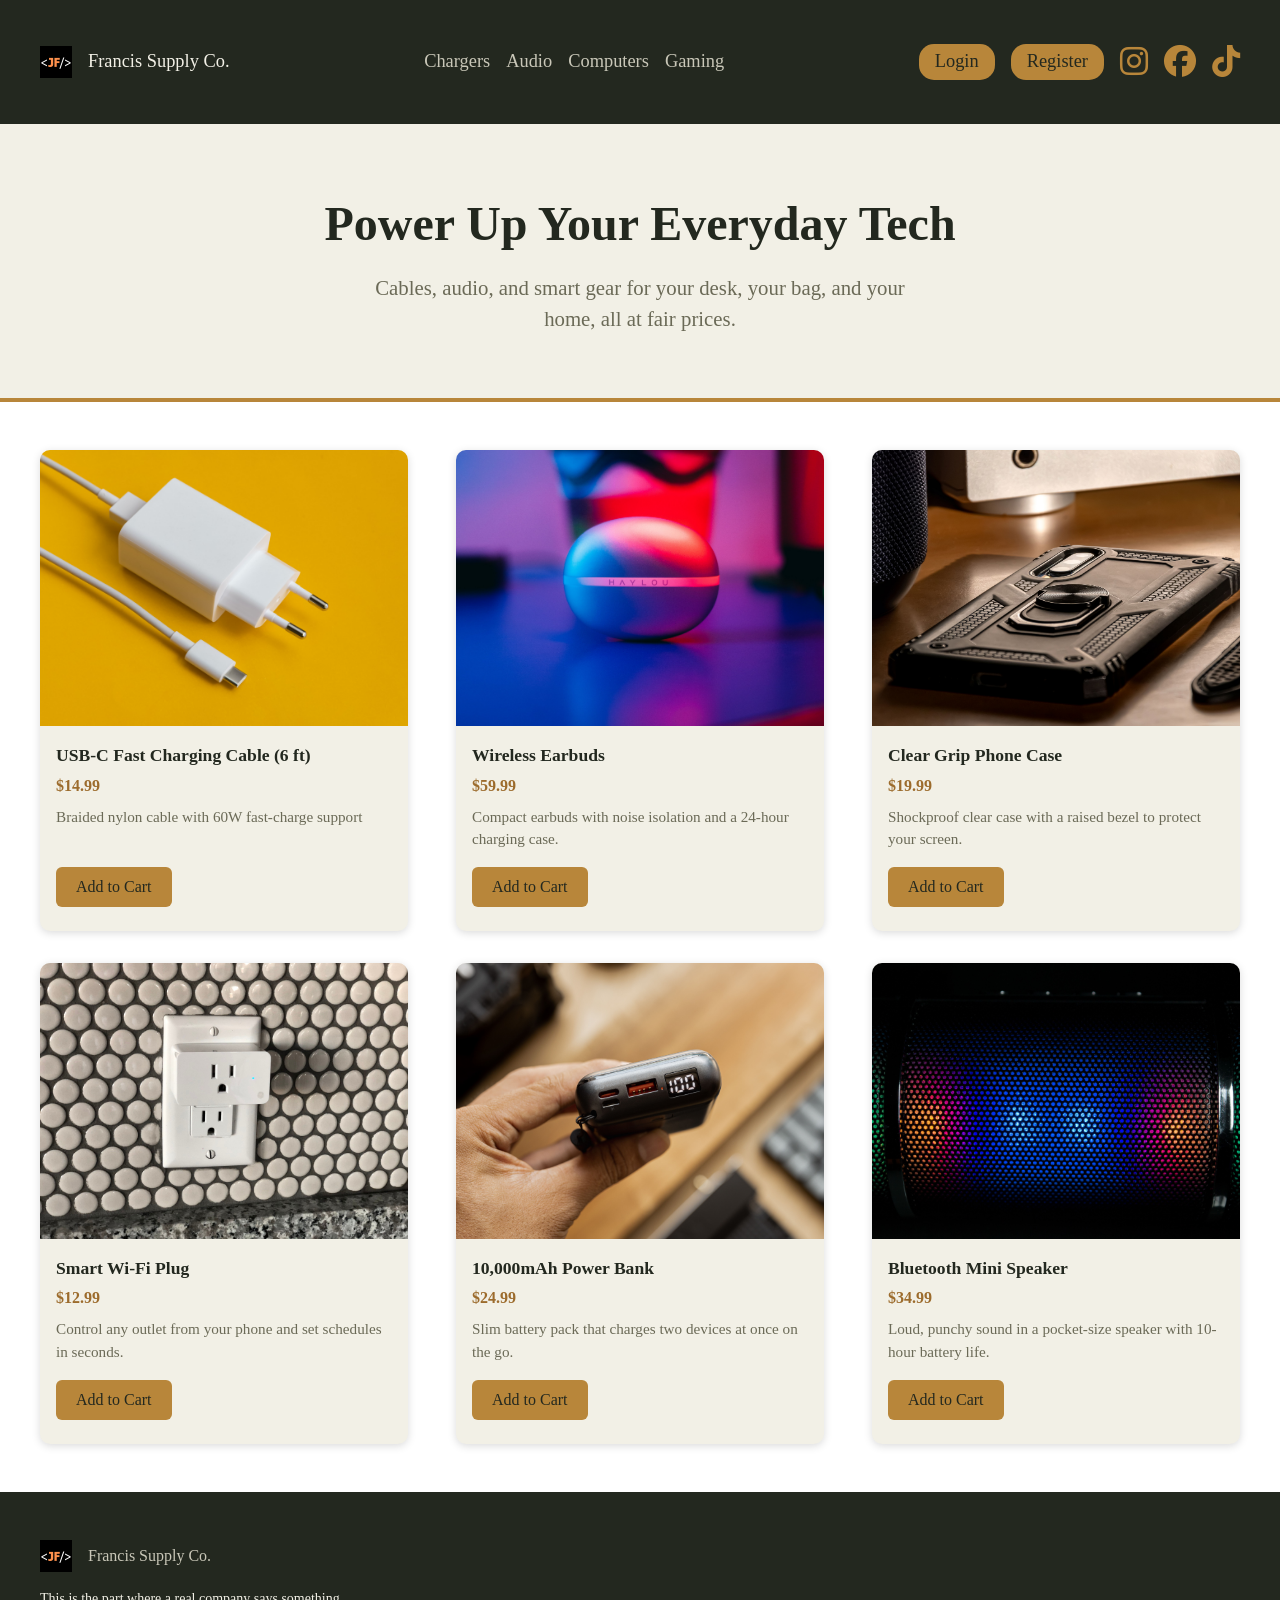
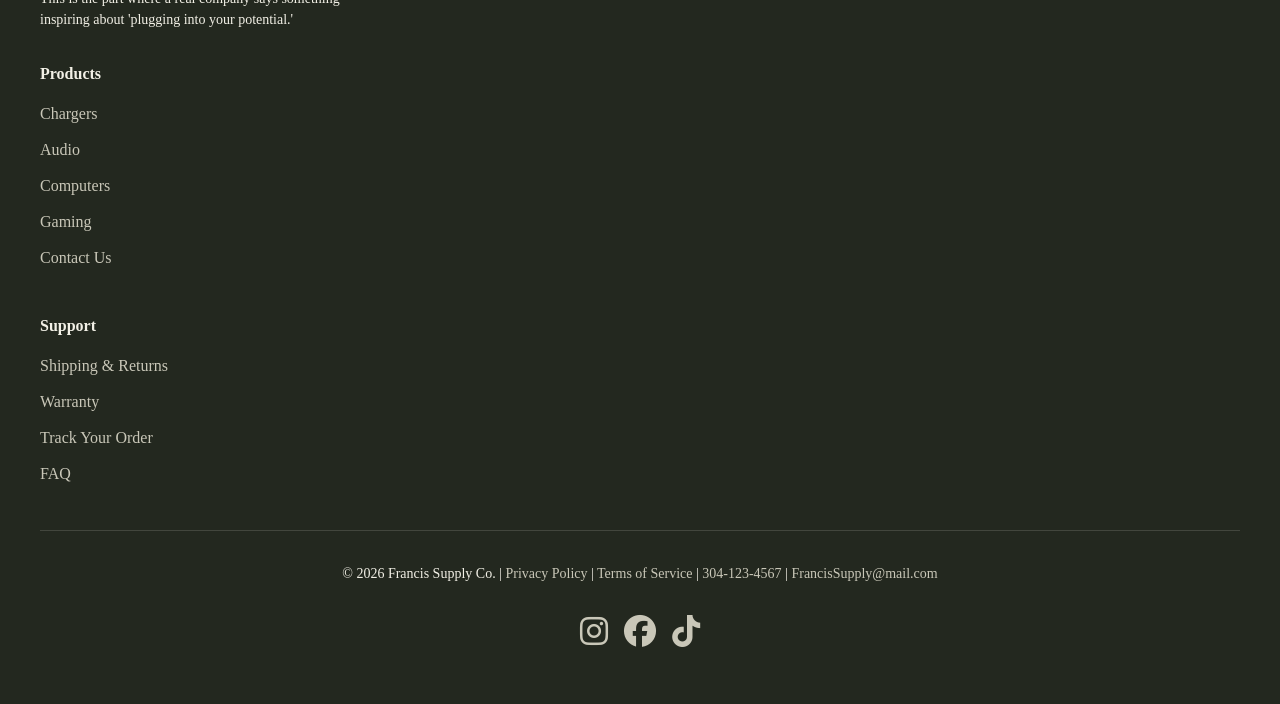
<file: Week 1 Project/responsiveWebStore/index.html>
<!doctype html>
<html lang="en">
  <head>
    <meta charset="UTF-8" />
    <meta name="viewport" content="width=device-width, initial-scale=1.0" />
    <title>Francis Supply Company</title>
    <link
      rel="icon"
      type="image/png"
      sizes="32x32"
      href="favicon_io/favicon-32x32.png"
    />
    <link
      rel="icon"
      type="image/png"
      sizes="16x16"
      href="favicon_io/favicon-16x16.png"
    />
    <link
      rel="apple-touch-icon"
      sizes="180x180"
      href="favicon_io/apple-touch-icon.png"
    />
    <link rel="manifest" href="favicon_io/site.webmanifest" />
    <link
      rel="stylesheet"
      href="https://cdnjs.cloudflare.com/ajax/libs/font-awesome/6.5.1/css/all.min.css"
    />
    <link rel="stylesheet" href="style.css" />
  </head>
  <body>
    <header class="site-header">
      <div class="container">
        <div class="navbar">
          <a href="#" class="logo">
            <img src="favicon_io/favicon-32x32.png" alt="" />
            <span>Francis Supply Co.</span>
          </a>

          <nav class="nav-links">
            <ul>
              <li><a href="#">Chargers</a></li>
              <li><a href="#">Audio</a></li>
              <li><a href="#">Computers</a></li>
              <li><a href="#">Gaming</a></li>
            </ul>
          </nav>

          <div class="nav-actions">
            <div class="actions-child">
              <div class="account-actions">
                <a href="#" class="login-btn">Login</a>
                <a href="#" class="register-btn">Register</a>
              </div>
              <div class="social-links">
                <a href="#"><i class="fa-brands fa-instagram"></i></a>
                <a href="#"><i class="fa-brands fa-facebook"></i></a>
                <a href="#"><i class="fa-brands fa-tiktok"></i></a>
              </div>
            </div>
          </div>
        </div>
      </div>
    </header>
    <main>
      <!-- Added hero section introducing the store above the product grid -->
      <section class="hero">
        <div class="container">
          <h1>Power Up Your Everyday Tech</h1>
          <p>
            Cables, audio, and smart gear for your desk, your bag, and your
            home, all at fair prices.
          </p>
        </div>
      </section>
      <div class="container">
        <div class="product-cards">
          <div class="card">
            <div class="card-img">
              <img src="public/product-1.jpg" alt="Charging cable" />
            </div>
            <div class="card-details">
              <h3>USB-C Fast Charging Cable (6 ft)</h3>
              <p>$14.99</p>
            </div>
            <div class="card-description">
              <p>Braided nylon cable with 60W fast-charge support</p>
              <button type="button">Add to Cart</button>
            </div>
          </div>
          <div class="card">
            <div class="card-img">
              <img src="public/product-2.jpg" alt="wireless earbuds" />
            </div>
            <div class="card-details">
              <h3>Wireless Earbuds</h3>
              <p>$59.99</p>
            </div>
            <div class="card-description">
              <p>
                Compact earbuds with noise isolation and a 24-hour charging
                case.
              </p>
              <button type="button">Add to Cart</button>
            </div>
          </div>

          <div class="card">
            <div class="card-img">
              <img src="public/product-3.jpg" alt="phone case" />
            </div>
            <div class="card-details">
              <h3>Clear Grip Phone Case</h3>
              <p>$19.99</p>
            </div>
            <div class="card-description">
              <p>
                Shockproof clear case with a raised bezel to protect your
                screen.
              </p>
              <button type="button">Add to Cart</button>
            </div>
          </div>

          <div class="card">
            <div class="card-img">
              <img src="public/product-4.jpg" alt="Small smart plug" />
            </div>
            <div class="card-details">
              <h3>Smart Wi-Fi Plug</h3>
              <p>$12.99</p>
            </div>
            <div class="card-description">
              <p>
                Control any outlet from your phone and set schedules in seconds.
              </p>
              <button type="button">Add to Cart</button>
            </div>
          </div>

          <div class="card">
            <div class="card-img">
              <img src="public/product-5.jpg" alt="Portable power bank " />
            </div>
            <div class="card-details">
              <h3>10,000mAh Power Bank</h3>
              <p>$24.99</p>
            </div>
            <div class="card-description">
              <p>
                Slim battery pack that charges two devices at once on the go.
              </p>
              <button type="button">Add to Cart</button>
            </div>
          </div>

          <div class="card">
            <div class="card-img">
              <img src="public/product-6.jpg" alt="Small bluetooth speaker" />
            </div>
            <div class="card-details">
              <h3>Bluetooth Mini Speaker</h3>
              <p>$34.99</p>
            </div>
            <div class="card-description">
              <p>
                Loud, punchy sound in a pocket-size speaker with 10-hour battery
                life.
              </p>
              <button type="button">Add to Cart</button>
            </div>
          </div>
        </div>
      </div>
    </main>
    <footer class="footer-classic" role="contentinfo">
      <div class="footer-container">
        <div class="footer-main">
          <div class="footer-brand">
            <a href="#" class="logo" aria-label="Francis Supply Co. Homepage">
              <img src="favicon_io/favicon-32x32.png" alt="" />
              <span>Francis Supply Co.</span>
            </a>
            <p style="max-width: 65ch">
              This is the part where a real company says something inspiring
              about 'plugging into your potential.'
            </p>
          </div>
          <div class="footer-links">
            <h3 class="footer-heading">Products</h3>
            <ul>
              <li><a href="#">Chargers</a></li>
              <li><a href="#">Audio</a></li>
              <li><a href="#">Computers</a></li>
              <li><a href="#">Gaming</a></li>
              <li><a href="#">Contact Us</a></li>
            </ul>
          </div>
          <div class="footer-links">
            <h3 class="footer-heading">Support</h3>
            <ul>
              <li><a href="#">Shipping & Returns</a></li>
              <li><a href="#">Warranty</a></li>
              <li><a href="#">Track Your Order</a></li>
              <li><a href="#">FAQ</a></li>
            </ul>
          </div>
        </div>
        <div class="footer-bottom">
          <p class="footer-copyright">
            © 2026 Francis Supply Co. | <a href="#">Privacy Policy</a> |
            <a href="#">Terms of Service</a> |
            <a href="tel:+13041234567">304-123-4567</a> |
            <a href="mailto:FrancisSupply@mail.com">FrancisSupply@mail.com</a>
          </p>
          <nav class="social-links" aria-label="Social Media">
            <a href="#" aria-label="Follow us on Instagram"
              ><i class="fa-brands fa-instagram"></i
            ></a>
            <a href="#" aria-label="Follow us on Facebook"
              ><i class="fa-brands fa-facebook"></i
            ></a>
            <a href="#" aria-label="Follow us on TikTok"
              ><i class="fa-brands fa-tiktok"></i
            ></a>
          </nav>
        </div>
      </div>
    </footer>
  </body>
</html>
</file>
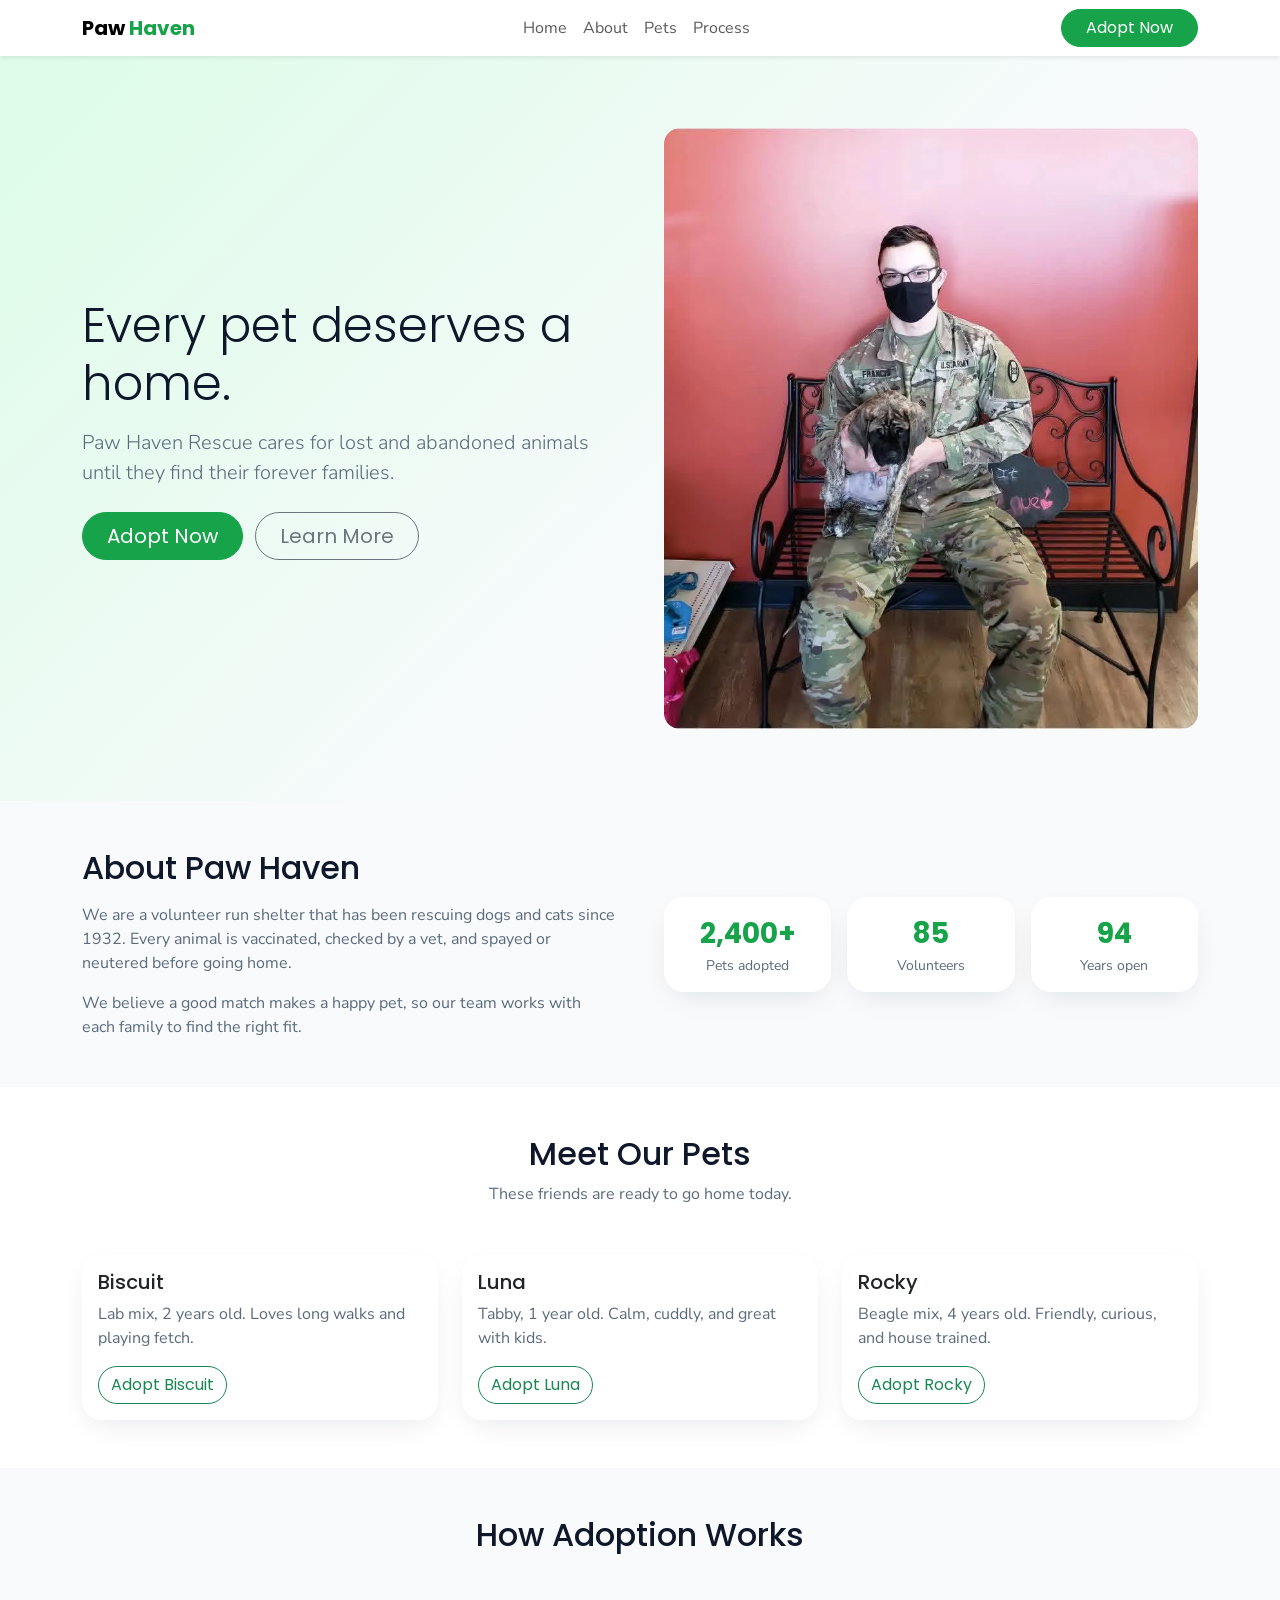
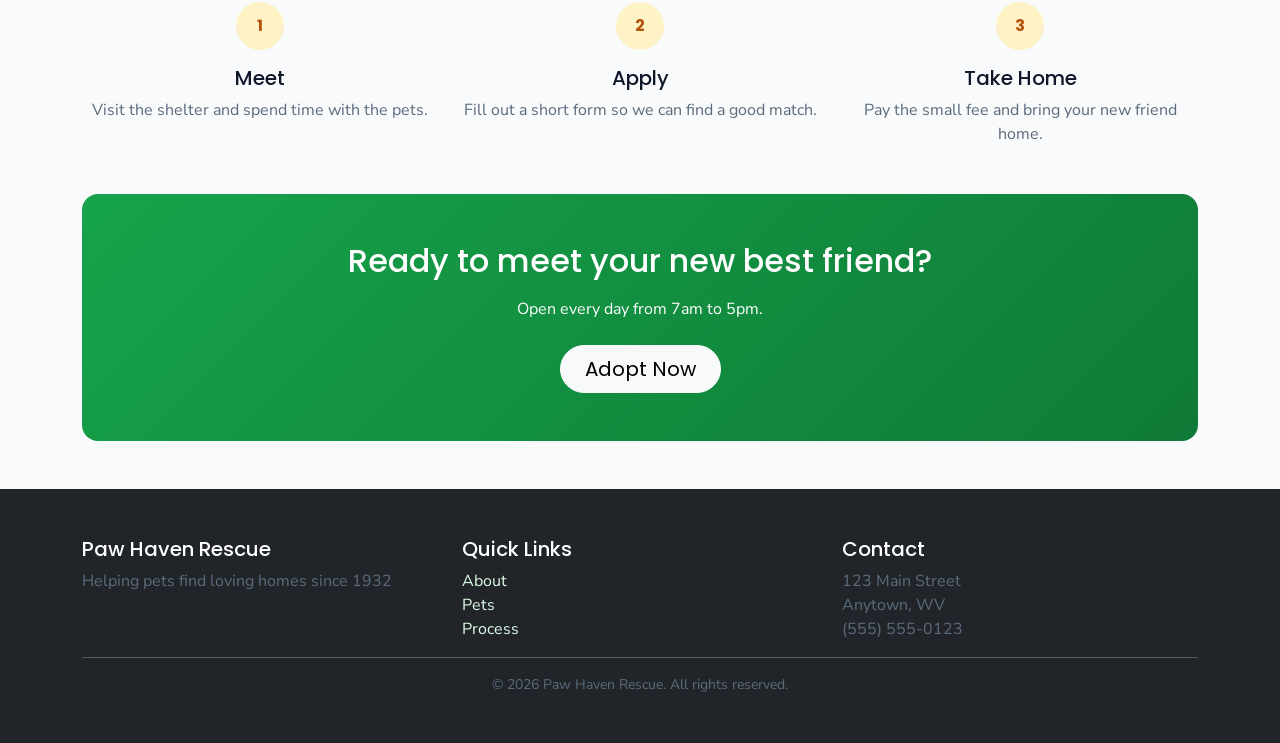
<file: Week 10 Project/boostrap/index.html>
<!doctype html>
<html lang="en">
  <head>
    <meta charset="utf-8" />
    <meta name="viewport" content="width=device-width, initial-scale=1" />
    <title>Paw Haven Rescue</title>
    <meta
      name="description"
      content="A fictional animal shelter and adoption center"
    />
    <link rel="preconnect" href="https://fonts.googleapis.com" />
    <link rel="preconnect" href="https://fonts.gstatic.com" crossorigin />
    <link
      rel="stylesheet"
      href="https://fonts.googleapis.com/css2?family=Nunito+Sans:wght@400;600&family=Poppins:wght@600;700&display=swap"
    />
    <link
      rel="stylesheet"
      href="https://cdn.jsdelivr.net/npm/bootstrap@5.3.3/dist/css/bootstrap.min.css"
    />
    <link rel="stylesheet" href="css/styles.css" />
  </head>
  <body>
    <header>
      <nav class="navbar navbar-expand-lg bg-white shadow-sm sticky-top">
        <div class="container">
          <a
            class="navbar-brand d-flex align-items-center gap-2 fw-bold"
            href="#home"
          >
            <span>Paw <span class="text-brand">Haven</span></span>
          </a>
          <button
            class="navbar-toggler"
            type="button"
            data-bs-toggle="collapse"
            data-bs-target="#navLinks"
            aria-controls="navLinks"
            aria-expanded="false"
            aria-label="Toggle navigation"
          >
            <span class="navbar-toggler-icon"></span>
          </button>
          <div class="collapse navbar-collapse" id="navLinks">
            <ul class="navbar-nav mx-auto">
              <li class="nav-item">
                <a class="nav-link" href="#home">Home</a>
              </li>
              <li class="nav-item">
                <a class="nav-link" href="#about">About</a>
              </li>
              <li class="nav-item">
                <a class="nav-link" href="#pets">Pets</a>
              </li>
              <li class="nav-item">
                <a class="nav-link" href="#process">Process</a>
              </li>
            </ul>
            <a class="btn btn-brand rounded-pill px-4" href="#pets"
              >Adopt Now</a
            >
          </div>
        </div>
      </nav>
    </header>

    <main>
      <section id="home" class="hero py-5">
        <div class="container py-lg-4">
          <div class="row align-items-center g-5">
            <div class="col-12 col-lg-6 text-center text-lg-start">
              <h1 class="display-5 mb-3">Every pet deserves a home.</h1>
              <p class="lead mb-4">
                Paw Haven Rescue cares for lost and abandoned animals until they
                find their forever families.
              </p>
              <a
                class="btn btn-brand btn-lg rounded-pill px-4 me-2"
                href="#pets"
                >Adopt Now</a
              >
              <a
                class="btn btn-outline-secondary btn-lg rounded-pill px-4"
                href="#about"
                >Learn More</a
              >
            </div>
            <div class="col-12 col-lg-6">
              <img
                src="images/PetlandMilo.webp"
                class="img-fluid rounded-4"
                alt="Picture of an adopted English Mastiff, featuring myself."
              />
            </div>
          </div>
        </div>
      </section>
      <section id="about" class="py-5">
        <div class="container">
          <div class="row align-items-center g-5">
            <div class="col-12 col-lg-6">
              <h2 class="mb-3">About Paw Haven</h2>
              <p>
                We are a volunteer run shelter that has been rescuing dogs and
                cats since 1932. Every animal is vaccinated, checked by a vet,
                and spayed or neutered before going home.
              </p>
              <p class="mb-0">
                We believe a good match makes a happy pet, so our team works
                with each family to find the right fit.
              </p>
            </div>
            <div class="col-12 col-lg-6">
              <div class="row g-3 text-center">
                <div class="col-12 col-sm-4">
                  <div class="card h-100">
                    <div class="card-body">
                      <p class="stat mb-0">2,400+</p>
                      <p class="small mb-0">Pets adopted</p>
                    </div>
                  </div>
                </div>
                <div class="col-12 col-sm-4">
                  <div class="card h-100">
                    <div class="card-body">
                      <p class="stat mb-0">85</p>
                      <p class="small mb-0">Volunteers</p>
                    </div>
                  </div>
                </div>
                <div class="col-12 col-sm-4">
                  <div class="card h-100">
                    <div class="card-body">
                      <p class="stat mb-0">94</p>
                      <p class="small mb-0">Years open</p>
                    </div>
                  </div>
                </div>
              </div>
            </div>
          </div>
        </div>
      </section>
      <section id="pets" class="py-5 bg-white">
        <div class="container">
          <h2 class="text-center mb-2">Meet Our Pets</h2>
          <p class="text-center mb-5">
            These friends are ready to go home today.
          </p>
          <div class="row g-4">
            <div class="col-12 col-md-6 col-lg-4">
              <div class="card h-100">
                <div class="card-body">
                  <h3 class="card-title h5">Biscuit</h3>
                  <p class="card-text">
                    Lab mix, 2 years old. Loves long walks and playing fetch.
                  </p>
                  <a
                    class="btn btn-outline-success rounded-pill"
                    href="#process"
                    >Adopt Biscuit</a
                  >
                </div>
              </div>
            </div>
            <div class="col-12 col-md-6 col-lg-4">
              <div class="card h-100">
                <div class="card-body">
                  <h3 class="card-title h5">Luna</h3>
                  <p class="card-text">
                    Tabby, 1 year old. Calm, cuddly, and great with kids.
                  </p>
                  <a
                    class="btn btn-outline-success rounded-pill"
                    href="#process"
                    >Adopt Luna</a
                  >
                </div>
              </div>
            </div>
            <div class="col-12 col-md-6 col-lg-4">
              <div class="card h-100">
                <div class="card-body">
                  <h3 class="card-title h5">Rocky</h3>
                  <p class="card-text">
                    Beagle mix, 4 years old. Friendly, curious, and house
                    trained.
                  </p>
                  <a
                    class="btn btn-outline-success rounded-pill"
                    href="#process"
                    >Adopt Rocky</a
                  >
                </div>
              </div>
            </div>
          </div>
        </div>
      </section>
      <section id="process" class="py-5">
        <div class="container">
          <h2 class="text-center mb-5">How Adoption Works</h2>
          <div class="row g-4 text-center">
            <div class="col-12 col-md-4">
              <span class="step mb-3">1</span>
              <h3 class="h5">Meet</h3>
              <p class="mb-0">
                Visit the shelter and spend time with the pets.
              </p>
            </div>
            <div class="col-12 col-md-4">
              <span class="step mb-3">2</span>
              <h3 class="h5">Apply</h3>
              <p class="mb-0">
                Fill out a short form so we can find a good match.
              </p>
            </div>
            <div class="col-12 col-md-4">
              <span class="step mb-3">3</span>
              <h3 class="h5">Take Home</h3>
              <p class="mb-0">
                Pay the small fee and bring your new friend home.
              </p>
            </div>
          </div>
        </div>
      </section>
      <section class="pb-5">
        <div class="container">
          <div class="cta-banner text-center text-white rounded-4 p-5">
            <h2 class="mb-3">Ready to meet your new best friend?</h2>
            <p class="mb-4">Open every day from 7am to 5pm.</p>
            <a class="btn btn-light btn-lg rounded-pill px-4" href="#pets"
              >Adopt Now</a
            >
          </div>
        </div>
      </section>
    </main>
    <footer class="bg-dark text-white py-5">
      <div class="container">
        <div class="row g-4">
          <div class="col-12 col-md-4">
            <h3 class="h5">Paw Haven Rescue</h3>
            <p class="mb-0">Helping pets find loving homes since 1932</p>
          </div>
          <div class="col-6 col-md-4">
            <h3 class="h5">Quick Links</h3>
            <ul class="list-unstyled mb-0">
              <li><a href="#about">About</a></li>
              <li><a href="#pets">Pets</a></li>
              <li><a href="#process">Process</a></li>
            </ul>
          </div>
          <div class="col-6 col-md-4">
            <h3 class="h5">Contact</h3>
            <p class="mb-0">
              123 Main Street<br />
              Anytown, WV<br />
              (555) 555-0123
            </p>
          </div>
        </div>
        <hr />
        <p class="text-center small mb-0">
          &copy; 2026 Paw Haven Rescue. All rights reserved.
        </p>
      </div>
    </footer>

    <script src="https://cdn.jsdelivr.net/npm/bootstrap@5.3.3/dist/js/bootstrap.bundle.min.js"></script>
  </body>
</html>
</file>
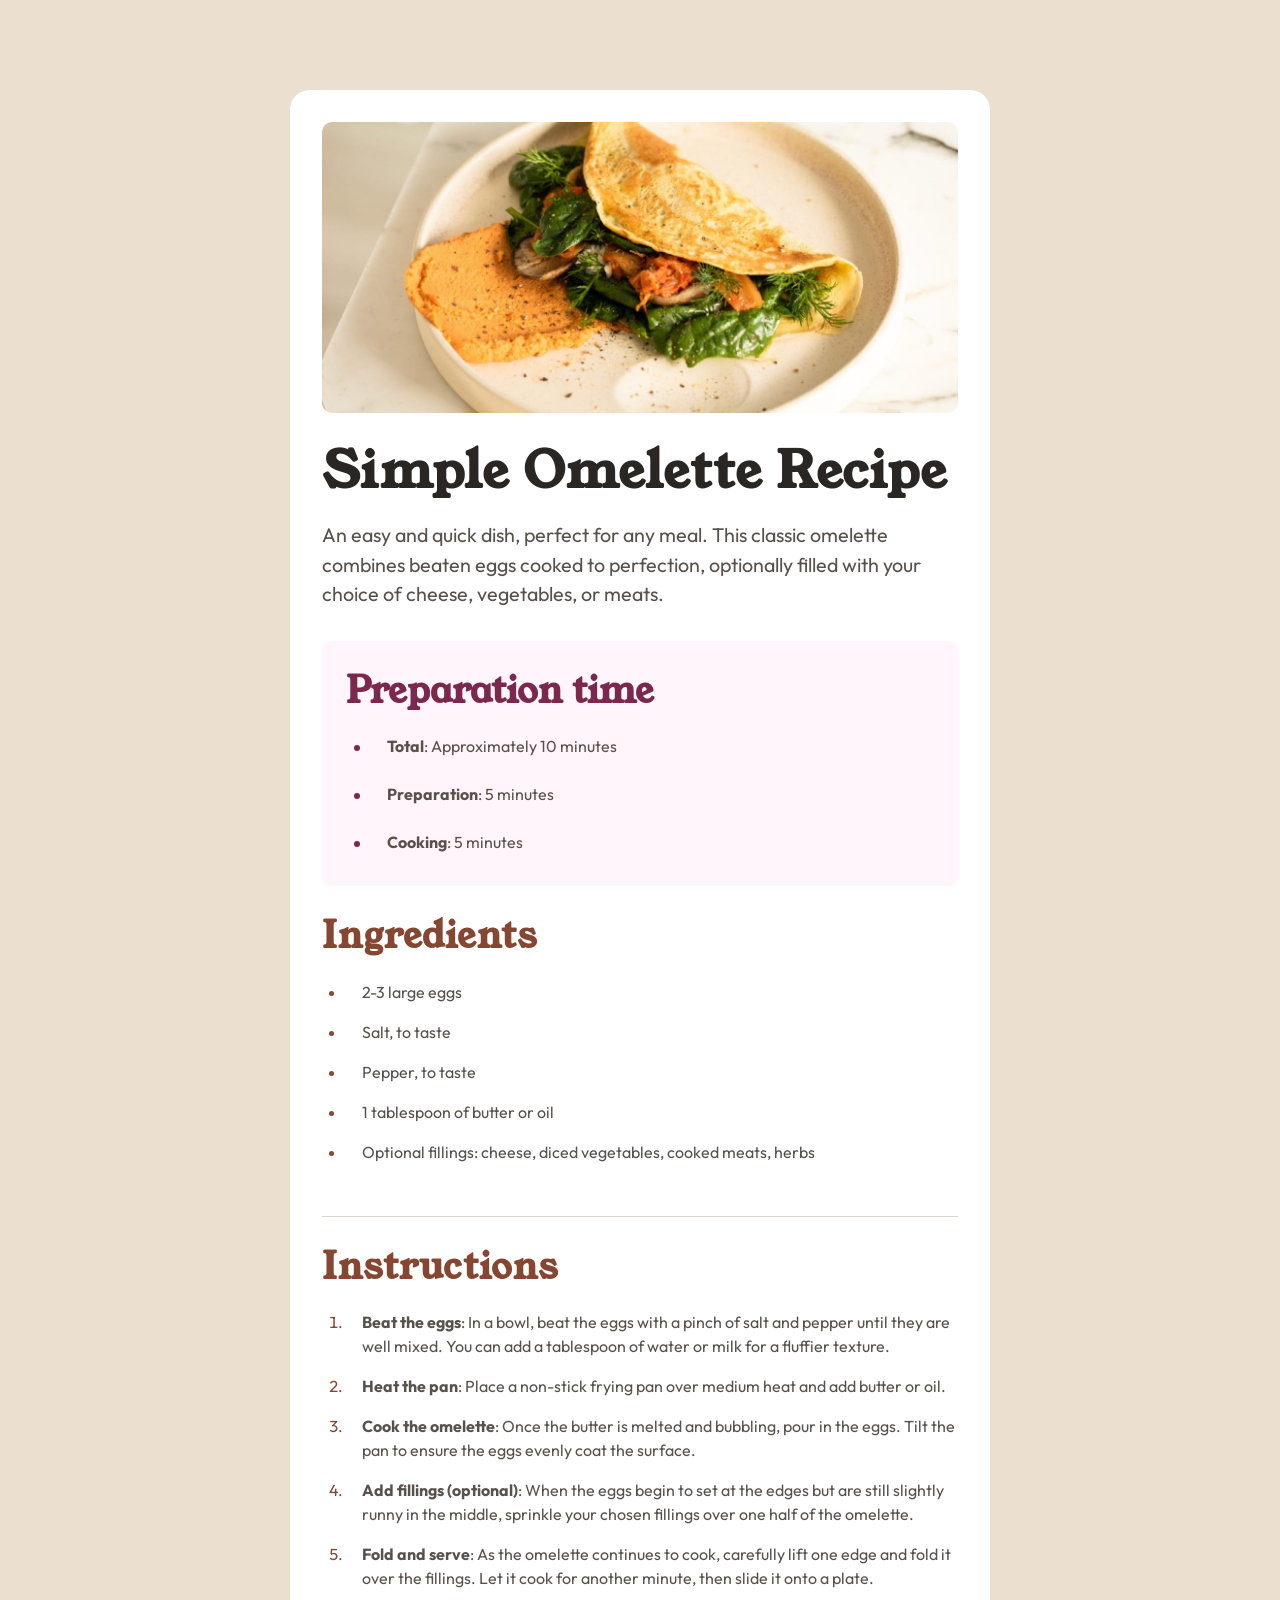
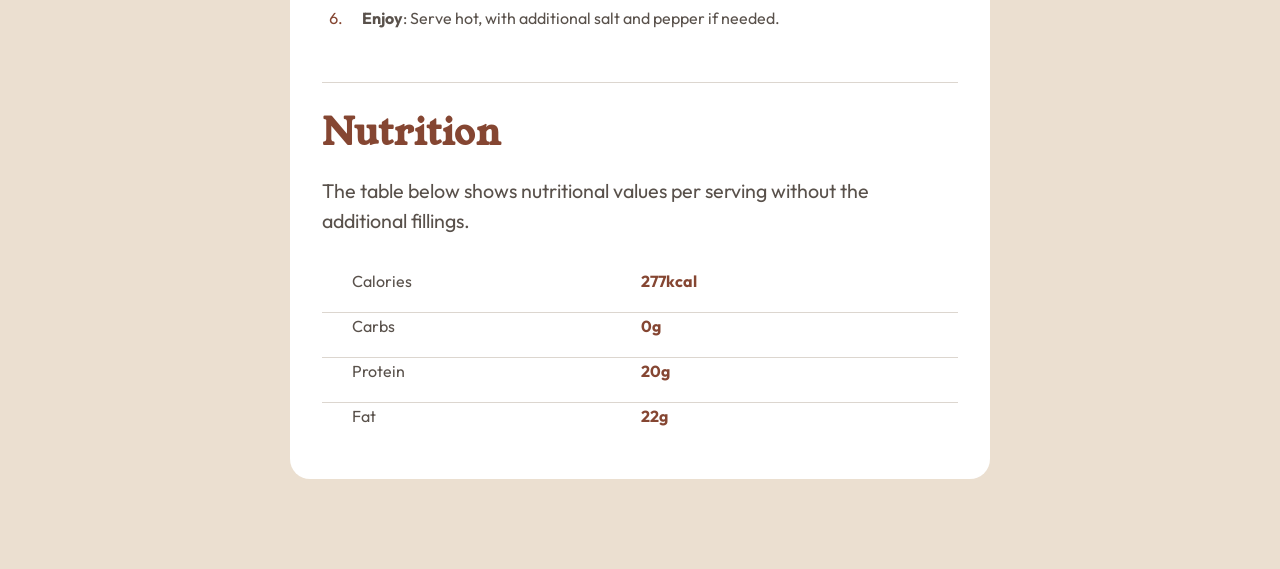
<file: Week 2 Project/Fonts/index.html>
<!doctype html>
<html lang="en">
  <head>
    <meta charset="utf-8" />
    <meta name="viewport" content="width=device-width, initial-scale=1" />
    <title>Simple Omelette Recipe</title>
    <link rel="preconnect" href="https://fonts.googleapis.com" />
    <link rel="preconnect" href="https://fonts.gstatic.com" crossorigin />
    <link
      href="https://fonts.googleapis.com/css2?family=Outfit:wght@400;600;700&family=Young+Serif&display=swap"
      rel="stylesheet"
    />
    <link rel="stylesheet" href="style.css" />
  </head>
  <body>
    <main class="card-parent">
      <article>
        <div class="img-main">
          <img
            src="public/image-omelette.jpeg"
            alt="A folded omelette filled with greens on a white plate"
          />
        </div>

        <div class="mobile-pad">
          <h1>Simple Omelette Recipe</h1>
          <p>
            An easy and quick dish, perfect for any meal. This classic omelette
            combines beaten eggs cooked to perfection, optionally filled with
            your choice of cheese, vegetables, or meats.
          </p>

          <section class="prep-time">
            <h2>Preparation time</h2>
            <ul>
              <li>
                <span class="bullet-space"
                  ><strong>Total</strong>: Approximately 10 minutes</span
                >
              </li>
              <li>
                <span class="bullet-space"
                  ><strong>Preparation</strong>: 5 minutes</span
                >
              </li>
              <li>
                <span class="bullet-space"
                  ><strong>Cooking</strong>: 5 minutes</span
                >
              </li>
            </ul>
          </section>

          <section class="bottom-border">
            <h2>Ingredients</h2>
            <ul>
              <li><span class="list-content">2-3 large eggs</span></li>
              <li><span class="list-content">Salt, to taste</span></li>
              <li><span class="list-content">Pepper, to taste</span></li>
              <li>
                <span class="list-content">1 tablespoon of butter or oil</span>
              </li>
              <li>
                <span class="list-content"
                  >Optional fillings: cheese, diced vegetables, cooked meats,
                  herbs</span
                >
              </li>
            </ul>
          </section>

          <section class="bottom-border">
            <h2>Instructions</h2>
            <ol>
              <li>
                <span class="list-content"
                  ><strong>Beat the eggs</strong>: In a bowl, beat the eggs with
                  a pinch of salt and pepper until they are well mixed. You can
                  add a tablespoon of water or milk for a fluffier
                  texture.</span
                >
              </li>
              <li>
                <span class="list-content"
                  ><strong>Heat the pan</strong>: Place a non-stick frying pan
                  over medium heat and add butter or oil.</span
                >
              </li>
              <li>
                <span class="list-content"
                  ><strong>Cook the omelette</strong>: Once the butter is melted
                  and bubbling, pour in the eggs. Tilt the pan to ensure the
                  eggs evenly coat the surface.</span
                >
              </li>
              <li>
                <span class="list-content"
                  ><strong>Add fillings (optional)</strong>: When the eggs begin
                  to set at the edges but are still slightly runny in the
                  middle, sprinkle your chosen fillings over one half of the
                  omelette.</span
                >
              </li>
              <li>
                <span class="list-content"
                  ><strong>Fold and serve</strong>: As the omelette continues to
                  cook, carefully lift one edge and fold it over the fillings.
                  Let it cook for another minute, then slide it onto a
                  plate.</span
                >
              </li>
              <li>
                <span class="list-content"
                  ><strong>Enjoy</strong>: Serve hot, with additional salt and
                  pepper if needed.</span
                >
              </li>
            </ol>
          </section>

          <section class="nutrition">
            <h2>Nutrition</h2>
            <p>
              The table below shows nutritional values per serving without the
              additional fillings.
            </p>
            <table>
              <tbody>
                <tr>
                  <td>Calories</td>
                  <td class="bold">277kcal</td>
                </tr>
                <tr>
                  <td>Carbs</td>
                  <td class="bold">0g</td>
                </tr>
                <tr>
                  <td>Protein</td>
                  <td class="bold">20g</td>
                </tr>
                <tr>
                  <td>Fat</td>
                  <td class="bold">22g</td>
                </tr>
              </tbody>
            </table>
          </section>
        </div>
      </article>
    </main>
  </body>
</html>
</file>
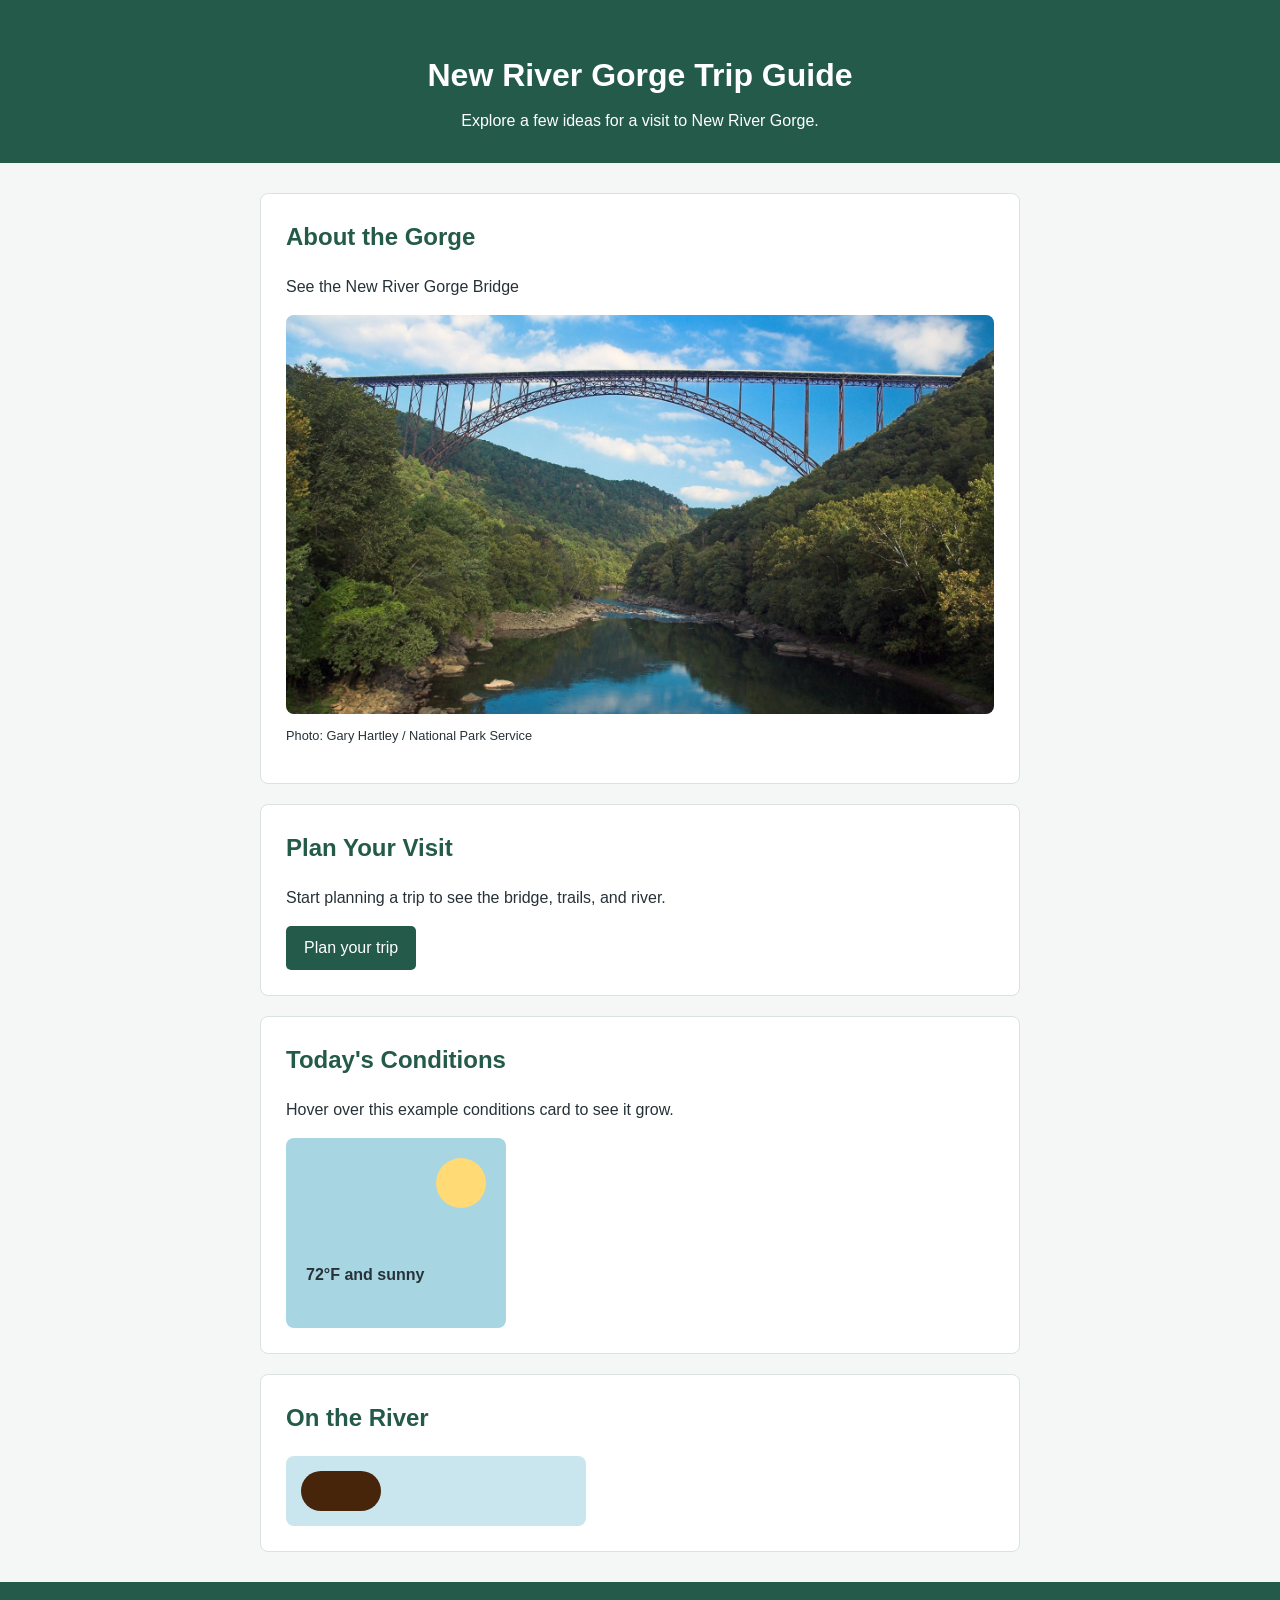
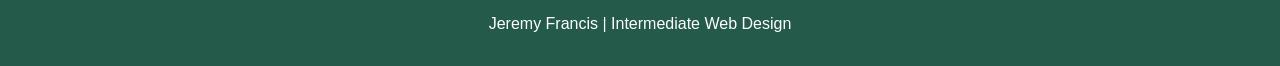
<file: Week 3 Project/week3-css-effects/index.html>
<!doctype html>
<html lang="en">
  <head>
    <meta charset="UTF-8" />
    <meta name="viewport" content="width=device-width, initial-scale=1.0" />
    <title>New River Gorge Trip Guide</title>
    <link rel="stylesheet" href="css/styles.css" />
  </head>
  <body>
    <header>
      <h1>New River Gorge Trip Guide</h1>
      <p>Explore a few ideas for a visit to New River Gorge.</p>
    </header>

    <main>
      <section>
        <h2>About the Gorge</h2>
        <p>See the New River Gorge Bridge</p>
        <img
          src="images/gorge-bridge.jpg"
          alt="New River Gorge Bridge spanning the forested gorge in West Virginia"
        />
        <p class="photo-credit">Photo: Gary Hartley / National Park Service</p>
      </section>

      <section>
        <h2>Plan Your Visit</h2>
        <p>Start planning a trip to see the bridge, trails, and river.</p>
        <a class="button" href="#footer">Plan your trip</a>
      </section>

      <section>
        <h2>Today's Conditions</h2>
        <p>Hover over this example conditions card to see it grow.</p>
        <div class="card">
          <div class="sun"></div>
          <p>72°F and sunny</p>
        </div>
      </section>

      <section>
        <h2>On the River</h2>
        <div class="animation-area">
          <div class="moving-circle"></div>
        </div>
      </section>
    </main>

    <footer id="footer">
      <p>Jeremy Francis | Intermediate Web Design</p>
    </footer>
  </body>
</html>
</file>
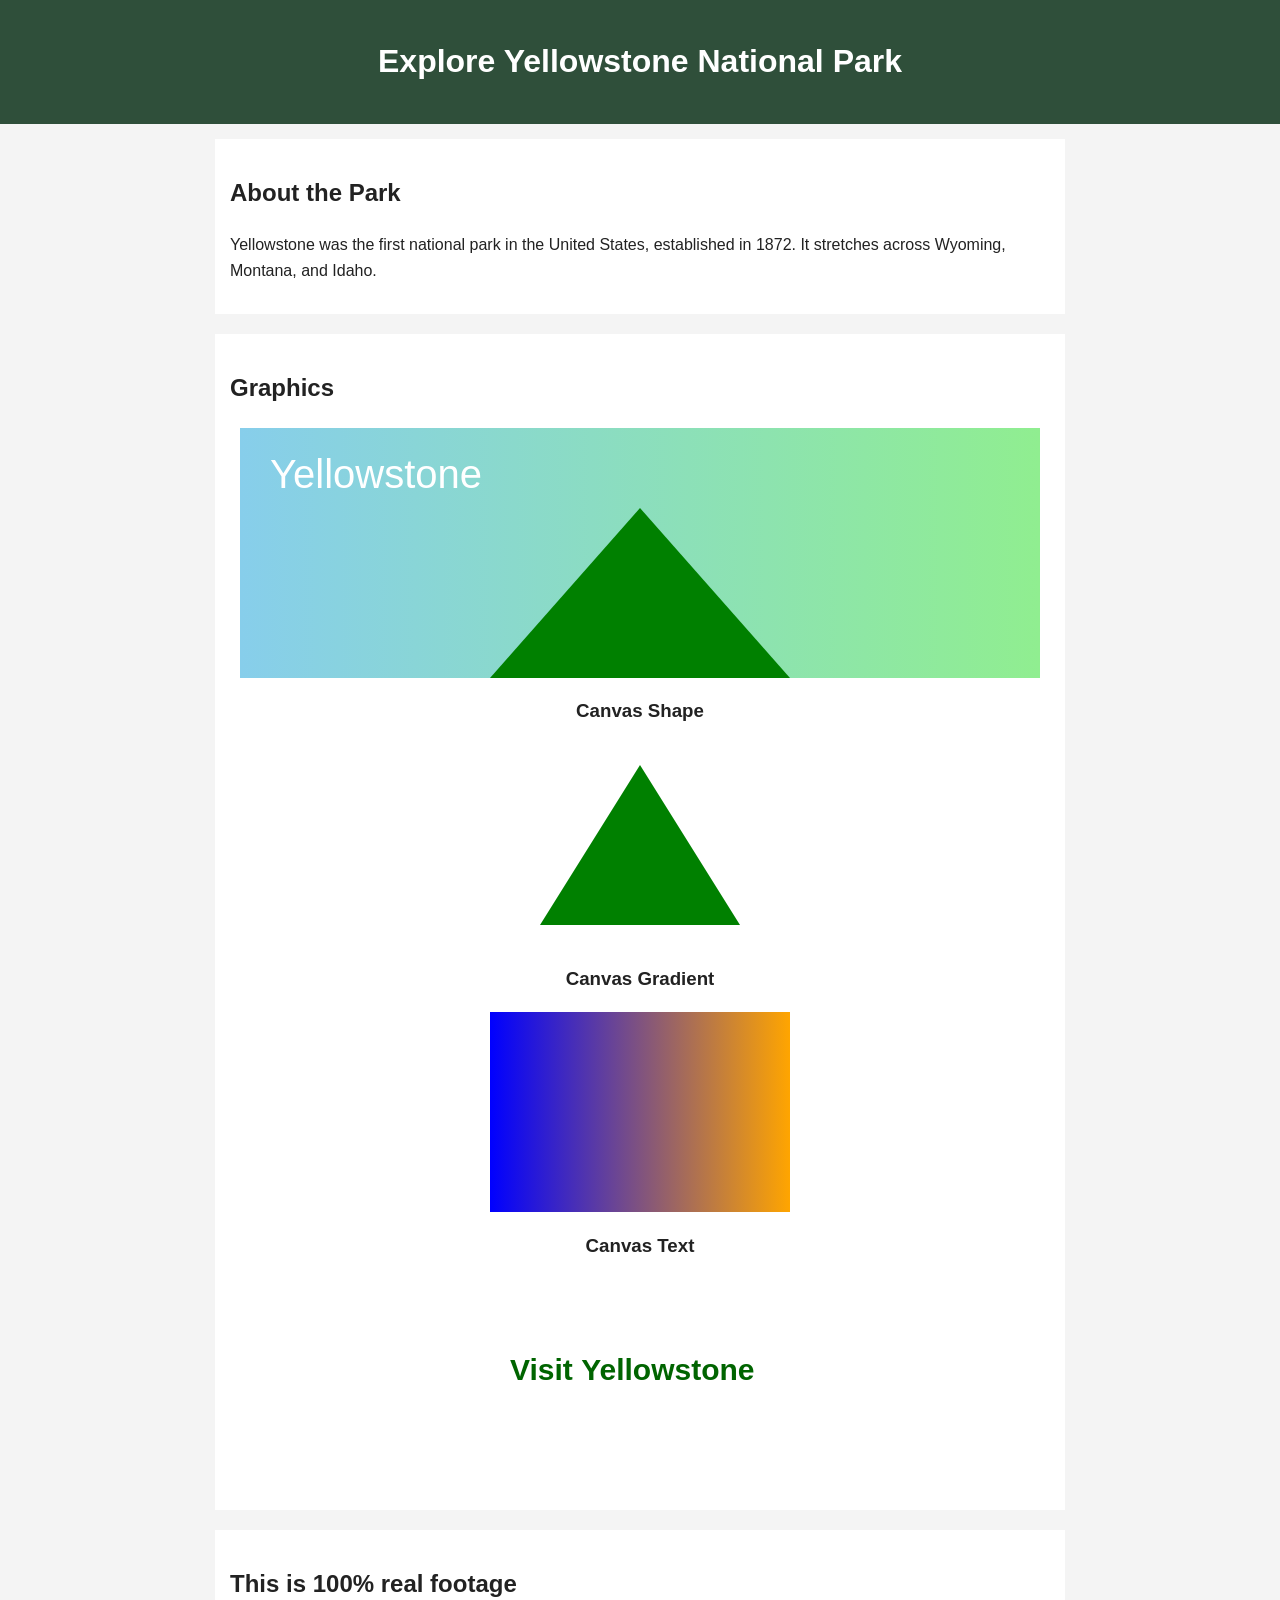
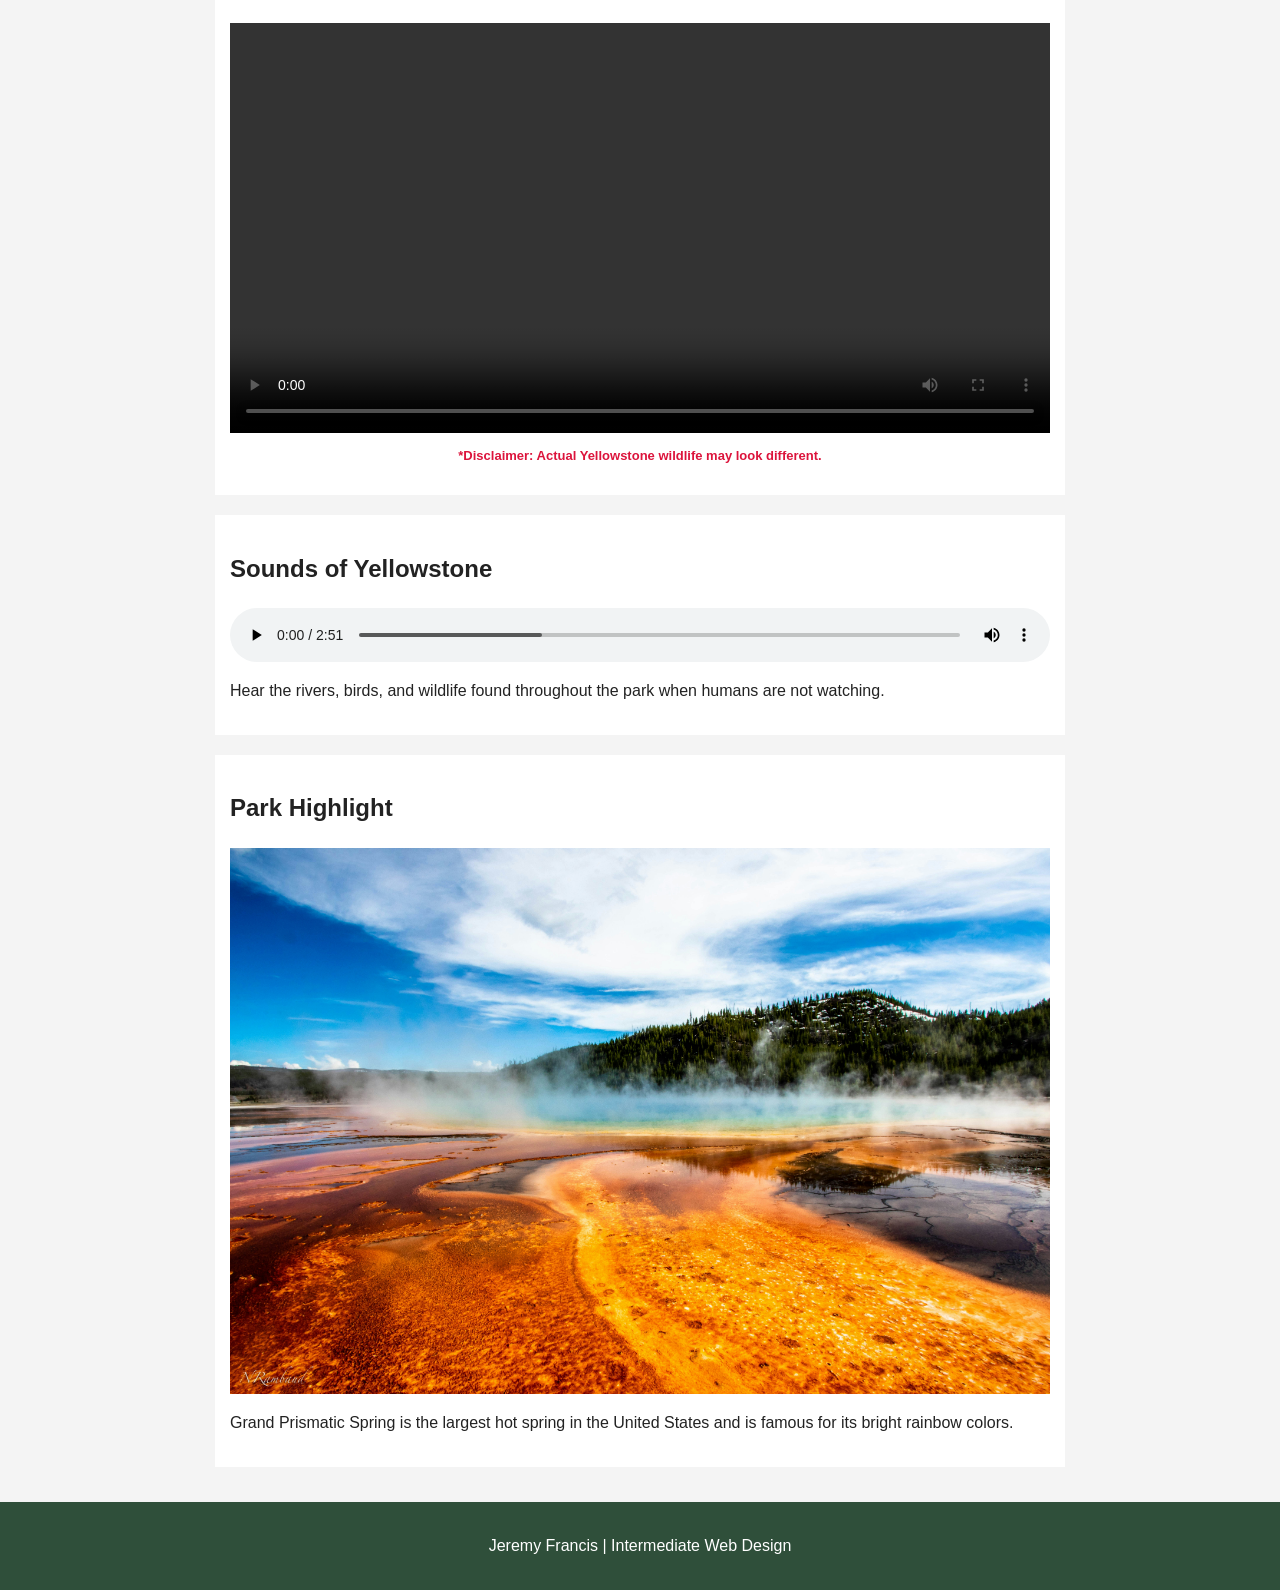
<file: Week 4 Project/week4/index.html>
<!doctype html>
<html lang="en">
  <head>
    <meta charset="UTF-8" />
    <meta name="viewport" content="width=device-width, initial-scale=1.0" />
    <title>Yellowstone National Park</title>
    <link rel="stylesheet" href="css/styles.css" />
  </head>
  <body>
    <header>
      <h1>Explore Yellowstone National Park</h1>
    </header>
    <main>
      <section>
        <h2>About the Park</h2>
        <p>
          Yellowstone was the first national park in the United States,
          established in 1872. It stretches across Wyoming, Montana, and Idaho.
        </p>
      </section>
      <section>
        <h2>Graphics</h2>
        <canvas id="banner" width="800" height="250">
          Your browser does not support the canvas element.
        </canvas>
        <h3>Canvas Shape</h3>
        <canvas id="shapeCanvas" width="300" height="200">
          Your browser does not support the canvas element.
        </canvas>
        <h3>Canvas Gradient</h3>
        <canvas id="gradientCanvas" width="300" height="200">
          Your browser does not support the canvas element.
        </canvas>
        <h3>Canvas Text</h3>
        <canvas id="textCanvas" width="300" height="200">
          Your browser does not support the canvas element.
        </canvas>
      </section>
      <section>
        <h2>This is 100% real footage</h2>
        <video controls>
          <source
            src="video/Sample Audio Video/SampleVideo_1280x720_1mb.mp4"
            type="video/mp4"
          />
          Your browser does not support the video tag.
        </video>
        <p class="disclaimer">
          *Disclaimer: Actual Yellowstone wildlife may look different.
        </p>
      </section>
      <section>
        <h2>Sounds of Yellowstone</h2>
        <audio controls>
          <source src="audio/bensound-hey.mp3" type="audio/mp3" />
          Your browser does not support the audio tag.
        </audio>
        <p>
          Hear the rivers, birds, and wildlife found throughout the park when
          humans are not watching.
        </p>
      </section>
      <section>
        <h2>Park Highlight</h2>
        <img
          src="images/yellowstone.jpg"
          alt="Scenic view of Yellowstone National Park"
        />
        <p>
          Grand Prismatic Spring is the largest hot spring in the United States
          and is famous for its bright rainbow colors.
        </p>
      </section>
    </main>

    <footer>
      <p>Jeremy Francis | Intermediate Web Design</p>
    </footer>
    <script>
      var banner = document.getElementById("banner");
      var ctx = banner.getContext("2d");

      var grd = ctx.createLinearGradient(0, 0, 800, 0);
      grd.addColorStop(0, "skyblue");
      grd.addColorStop(1, "lightgreen");
      ctx.fillStyle = grd;
      ctx.fillRect(0, 0, 800, 250);

      ctx.beginPath();
      ctx.moveTo(250, 250);
      ctx.lineTo(400, 80);
      ctx.lineTo(550, 250);
      ctx.closePath();
      ctx.fillStyle = "green";
      ctx.fill();

      ctx.font = "40px Arial";
      ctx.fillStyle = "white";
      ctx.fillText("Yellowstone", 30, 60);

      var shape = document.getElementById("shapeCanvas");
      var ctx2 = shape.getContext("2d");
      ctx2.beginPath();
      ctx2.moveTo(50, 180);
      ctx2.lineTo(150, 20);
      ctx2.lineTo(250, 180);
      ctx2.closePath();
      ctx2.fillStyle = "green";
      ctx2.fill();

      var gradient = document.getElementById("gradientCanvas");
      var ctx3 = gradient.getContext("2d");
      var grd2 = ctx3.createLinearGradient(0, 0, 300, 0);
      grd2.addColorStop(0, "blue");
      grd2.addColorStop(1, "orange");
      ctx3.fillStyle = grd2;
      ctx3.fillRect(0, 0, 300, 200);

      var text = document.getElementById("textCanvas");
      var ctx4 = text.getContext("2d");
      ctx4.font = "bold 30px Arial";
      ctx4.fillStyle = "darkgreen";
      ctx4.fillText("Visit Yellowstone", 20, 100);
    </script>
  </body>
</html>
</file>
<file: Week 1 Project/responsiveWebStore/style.css>
/* #region CSS RESET */
/* 1. Use a more-intuitive box-sizing model */
*,
*::before,
*::after {
  box-sizing: border-box;
}
ul,
ol {
  list-style: none;
  padding: 0;
}

/* 2. Remove default margin */
*:not(dialog) {
  margin: 0;
}

/* 3. Enable keyword animations */
@media (prefers-reduced-motion: no-preference) {
  html {
    interpolate-size: allow-keywords;
  }
}

body {
  /* 4. Increase line-height */
  line-height: 1.5;
  /* 5. Improve text rendering */
  -webkit-font-smoothing: antialiased;
}

/* 6. Improve media defaults */
img,
picture,
video,
canvas,
svg {
  display: block;
  max-width: 100%;
}

/* 7. Inherit fonts for form controls */
input,
button,
textarea,
select {
  font: inherit;
}

/* 8. Avoid text overflows */
p,
h1,
h2,
h3,
h4,
h5,
h6 {
  overflow-wrap: break-word;
}

/* 9. Improve line wrapping */
p {
  text-wrap: pretty;
}
h1,
h2,
h3,
h4,
h5,
h6 {
  text-wrap: balance;
}

/*
  10. Create a root stacking context
*/
#root,
#__next {
  isolation: isolate;
}
/* #endregion CSS RESET */
/* #region FONTS */

:root {
  --fs-sm: clamp(0.85rem, 0.8rem + 0.25vw, 1rem);
  --fs-base: clamp(1rem, 0.95rem + 0.3vw, 1.15rem);
  --fs-md: clamp(1.1rem, 1rem + 0.5vw, 1.3rem);
  --fs-lg: clamp(1.5rem, 1.2rem + 1.5vw, 2rem);
  --fs-xl: clamp(1.9rem, 1.4rem + 2.5vw, 3rem);
}

header {
  font-size: var(--fs-base);
}

.card-details h3 {
  font-size: var(--fs-md);
}

.card-description p {
  font-size: var(--fs-sm);
}

.social-links a {
  font-size: var(--fs-lg);
}
/* #endregion FONTS */
/* #region Nav */
header {
  min-width: 100dvw;
  background-color: rgb(35, 40, 31);
  padding: clamp(0.5rem, 3vw, 2rem);

  & .navbar {
    min-height: 60px;
    display: flex;
    flex-wrap: wrap;
    justify-content: space-between;
    align-items: center;
    gap: 1rem;
  }
  & .nav-links {
    & ul {
      display: flex;
      align-items: center;
      justify-content: center;
      gap: 1rem;
      padding: 0;

      & li {
        list-style: none;

        & a {
          text-decoration: none;
          color: #c9c7b8;
          transition: color 0.2s ease-in-out;

          &:hover {
            color: #b8863a;
          }
        }
      }
    }
  }
}
.nav-actions {
  & .actions-child {
    display: flex;
    gap: 1rem;
    & a {
      text-decoration: none;
    }
    & .account-actions {
      display: flex;
      gap: 1rem;
      align-items: center;
    }
  }
}
.login-btn,
.register-btn {
  color: rgb(35, 40, 31);
  padding: 0.25rem 1rem;
  border-radius: 15px;
  background-color: #b8863a;
}
.logo {
  display: flex;

  align-items: center;
  text-wrap: nowrap;
  text-align: center;
  text-decoration: none;
  gap: 1rem;
  color: #f2f0e6;
}
.social-links {
  display: flex;
  gap: 1rem;
  align-items: center;
}
.social-links a {
  color: #b8863a;
}

.social-links a:hover {
  color: #b8863a85;
}
/* #endregion Nav */
/* #region Product Cards */
.product-cards {
  display: flex;
  flex-wrap: wrap;
  gap: 2rem;
  padding-block: 3rem;
  justify-content: space-between;
}

.card {
  display: flex;
  flex-direction: column;
  flex: 1 1 100%;
  max-width: 100%;
  background-color: #f2f0e6;
  border-radius: 10px;
  overflow: hidden;
  box-shadow: 0 2px 8px rgba(0, 0, 0, 0.146);

  & .card-img {
    & img {
      width: 100%;
      aspect-ratio: 4 / 3;
      object-fit: cover;
    }
  }

  & .card-details {
    padding: 1rem 1rem 0;

    & h3 {
      font-size: 1.1rem;
      color: rgb(35, 40, 31);
      margin-bottom: 0.3rem;
    }

    & p {
      font-weight: bold;
      color: #9c6b2c;
    }
  }

  & .card-description {
    display: flex;
    flex-direction: column;
    flex: 1;
    padding: 0.5rem 1rem 1.5rem;

    & p {
      color: #6b6a57;
      font-size: 0.95rem;
      flex: 1;
      margin-bottom: 1rem;
    }

    & button {
      align-self: flex-start;
      color: rgb(35, 40, 31);
      background-color: #b8863a;
      border: none;
      padding: 0.5rem 1.25rem;
      border-radius: 6px;
      cursor: pointer;
      font: inherit;

      &:hover {
        background-color: rgba(184, 134, 58, 0.85);
      }
    }
  }
}

@media (width >= 640px) {
  .card {
    flex: 1 1 calc(50%);
    max-width: calc(50% - 2rem);
  }
}

@media (width >= 1024px) {
  .card {
    flex: 1 1 calc(33.333%);
    max-width: calc(33.333% - 2rem);
  }
}
/* Updated: card hover lift effect so products respond to the mouse */
.card {
  transition:
    transform 0.2s ease-in-out,
    box-shadow 0.2s ease-in-out;
}

.card:hover {
  transform: translateY(-6px);
  box-shadow: 0 10px 20px rgba(0, 0, 0, 0.2);
}

@media (prefers-reduced-motion: reduce) {
  .card {
    transition: none;
  }
  .card:hover {
    transform: none;
  }
}
/* #endregion Product Cards */
/* #region Hero */
/* Added: styling for the new hero section */
.hero {
  background-color: #f2f0e6;
  border-bottom: 4px solid #b8863a;
  padding-block: clamp(2rem, 6vw, 4rem);
  text-align: center;

  & h1 {
    font-size: var(--fs-xl);
    color: rgb(35, 40, 31);
    margin-bottom: 0.75rem;
  }

  & p {
    font-size: var(--fs-md);
    color: #6b6a57;
    max-width: 55ch;
    margin-inline: auto;
  }
}
/* #endregion Hero */
/* #region Footer */
.footer-classic {
  background-color: rgb(35, 40, 31);
  color: #f2f0e6;
  padding: 3rem 1.5rem;

  & a {
    color: #c9c7b8;
    text-decoration: none;
    transition: color 0.2s ease-in-out;

    &:hover {
      color: #b8863a;
    }
  }

  & .footer-container {
    max-width: 1200px;
    margin: 0 auto;
  }

  & .footer-main {
    display: grid;
    grid-template-columns: 1fr;
    gap: 2rem;
    padding-bottom: 2rem;
    border-bottom: 1px solid rgba(242, 240, 230, 0.15);
  }

  & .footer-brand {
    & .logo {
      margin-bottom: 1rem;
    }

    & p {
      font-size: 0.875rem;
      line-height: 1.5;
      margin: 0;
      max-width: 65ch;
      text-wrap: balance;
    }
  }

  & .footer-heading {
    font-size: 1rem;
    font-weight: 600;
    color: #f2f0e6;
    margin-top: 0;
    margin-bottom: 1rem;
  }

  & .footer-links {
    & ul {
      margin: 0;
      padding: 0;
      list-style: none;
    }

    & li {
      margin-bottom: 0.75rem;
    }
  }

  & .footer-bottom {
    padding-top: 2rem;
    font-size: 0.875rem;
    display: flex;
    flex-direction: column;
    align-items: center;
    gap: 1.5rem;
    text-align: center;
  }

  & .footer-copyright {
    margin: 0;
  }
}

@media (width >= 768px) {
  .footer-main {
    grid-template-columns: 2fr 1fr 1fr;
    gap: 3rem;
  }

  .footer-bottom {
    flex-direction: row;
    justify-content: space-between;
    text-align: left;
  }
}
/* #endregion Footer */
/* #region Parent Elements/Utilities */
body {
  display: flex;
  flex-direction: column;
  min-height: 100dvh;
  font-family: Georgia, "Times New Roman", Times, serif;
}
main {
  flex: 1;
}
.container {
  width: 100%;
  max-width: 1200px;
  margin-inline: auto;
}
@media (width<1200px) {
  .container {
    padding-inline: clamp(1rem, 4vw, 3rem);
  }
}
/* #endregion Parent Elements/Utilities */
</file>
<file: Week 10 Project/boostrap/css/styles.css>
:root {
  --brand: #16a34a;
  --brand-dark: #0f7a37;
  --brand-light: #dcfce7;
  --amber-light: #fef3c7;
  --bg: #f8fafc;
  --text: #0f172a;
  --muted: #5b6b7c;
}

html {
  scroll-padding-top: 5rem;
}

body {
  background-color: var(--bg);
  color: var(--text);
  font-family: "Nunito Sans", sans-serif;
}

h1,
h2,
h3,
.navbar-brand,
.btn,
.stat {
  font-family: "Poppins", sans-serif;
}

p {
  color: var(--muted);
}

footer a {
  color: var(--brand-light);
  text-decoration: none;
}

.text-brand {
  color: var(--brand);
}

.btn-brand {
  background-color: var(--brand);
  border-color: var(--brand);
  color: #fff;

  &:hover {
    background-color: var(--brand-dark);
    border-color: var(--brand-dark);
    color: #fff;
  }
}

.hero {
  background: linear-gradient(135deg, var(--brand-light), var(--bg) 60%);
}

.card {
  border: 0;
  border-radius: 20px;
  box-shadow: 0 10px 30px -10px rgba(15, 23, 42, 0.12);
}

.stat {
  color: var(--brand);
  font-size: 1.75rem;
  font-weight: 700;
}

.step {
  display: inline-flex;
  align-items: center;
  justify-content: center;
  width: 3rem;
  height: 3rem;
  border-radius: 50%;
  background-color: var(--amber-light);
  color: #b45309;
  font-family: "Poppins", sans-serif;
  font-weight: 700;
}

.cta-banner {
  background: linear-gradient(135deg, var(--brand), var(--brand-dark));

  & p {
    color: #fff;
  }
}
</file>
<file: Week 2 Project/Fonts/style.css>
/* #region CSS Reset */
*,
*::before,
*::after {
  box-sizing: border-box;
}

*:not(dialog) {
  margin: 0;
}

@media (prefers-reduced-motion: no-preference) {
  html {
    interpolate-size: allow-keywords;
  }
}

body {
  line-height: 1.5;
  -webkit-font-smoothing: antialiased;
}

img,
picture,
video,
canvas,
svg {
  display: block;
  max-width: 100%;
}

input,
button,
textarea,
select {
  font: inherit;
}

p,
h1,
h2,
h3,
h4,
h5,
h6 {
  overflow-wrap: break-word;
}

p {
  text-wrap: pretty;
}
h1,
h2,
h3,
h4,
h5,
h6 {
  text-wrap: balance;
}

#root,
#__next {
  isolation: isolate;
}
/*#endregion CSS Reset */

/* #region Fonts and Sizes */
:root {
  --fs-sm: clamp(0.875rem, 0.85rem + 0.1vw, 1rem); /* Font sizes*/
  --fs-md: clamp(1rem, 0.92rem + 0.39vw, 1.25rem);
  --fs-lg: clamp(1.5rem, 1.2rem + 1.28vw, 2.5rem);
  --fs-xl: clamp(2rem, 1.5rem + 2.14vw, 3.5rem);
  --ff-headings: "Young Serif", serif; /*Font Families*/
  --ff-text: "Outfit", sans-serif;
  --color-white: oklch(100% 0 0);
  --color-stone-100: oklch(91% 0.024 74);
  --color-stone-150: oklch(88% 0.012 74);
  --color-stone-600: oklch(44% 0.014 60);
  --color-stone-900: oklch(27% 0.007 55);
  --color-brown-800: hsl(14, 45%, 36%);
  --color-rose-800: hsl(332, 51%, 32%);
  --color-rose-50: hsl(330, 100%, 98%);
}

h1 {
  font-size: var(--fs-xl);
  font-family: var(--ff-headings);
}
h2 {
  font-size: var(--fs-lg);
  font-family: var(--ff-headings);
}

*:not(h1, h2, h3, h4, h5, h6) {
  font-family: var(--ff-text);
}
/* #endregion Fonts and Sizes */

/* #region Main elements */
body {
  background-color: var(--color-stone-100);
  display: flex;
  align-items: center;
  justify-content: center;
  line-height: 1.5;
  font-size: 16px;
  min-height: 100dvh;
  min-width: 100dvw;
}

@media (min-width: 700px) {
  body {
    padding: 10dvh 0 10dvh 0;
    & img {
      border-radius: 10px;
    }
    & .img-main {
      padding: 2rem 2rem 0 2rem;
    }
  }
}

section {
  margin-bottom: 1.5rem;
}
section:last-of-type {
  margin-bottom: 0;
}

h1,
h2,
h3,
h4,
h5,
h6 {
  font-family: var(--ff-headings);
  letter-spacing: 1px;
  padding: 0 0 1rem 0;
}
h2,
h3,
h4,
h5,
h6 {
  color: var(--color-brown-800);
}
h1 {
  text-wrap-style: stable;
  line-height: 1;
  padding: 0 0 1.5rem 0;
  color: var(--color-stone-900);
}

p {
  font-size: var(--fs-md);
  padding: 0 0 2rem 0;
  color: var(--color-stone-600);
  font-weight: 400;
  text-wrap-style: stable;
}

.card-parent {
  width: 100%;
  max-width: 700px;
  background-color: var(--color-white);
  border-radius: 20px;
}

.mobile-pad {
  padding: 2em;
}

li {
  color: var(--color-brown-800);
  text-wrap-style: stable;
  padding-bottom: 0.5rem;
}

.prep-time {
  background-color: var(--color-rose-50);
  padding: 1.5rem;
  border-radius: 10px;
  display: grid;
  justify-content: start;

  & h2 {
    letter-spacing: 0px;
    font-weight: 700;
    color: var(--color-rose-800);
  }
  & ul {
    display: flex;
    flex-direction: column;
    gap: 1rem;
    padding-right: 1rem;
    padding-inline-start: 1.7rem;

    & li {
      list-style-position: inside;
      display: flex;
      align-items: flex-start;
      color: var(--color-rose-800);

      & .bullet-space {
        color: var(--color-stone-600);
      }
    }
    & li:before {
      content: "";
      position: relative;
      transform: translateY(-50%);
      top: 25%;
      border-radius: 50%;
      margin-top: 0.5em;
      margin-right: 0.5em;
      left: -1.2rem;
      width: 6px;
      height: 6px;
      background: var(--color-rose-800);
    }
  }
}

.list-content {
  color: var(--color-stone-600);
}

.bottom-border {
  border-bottom: 1px solid var(--color-stone-150);
  padding-block-end: 4dvh;
  & li {
    margin-left: -1rem;
    padding-left: 1rem;
    padding-bottom: 1rem;
  }
}

.nutrition {
  & p {
    text-wrap-style: stable;
  }
}

table {
  width: 100%;
  border-collapse: collapse;
}
tr {
  display: flex;
  gap: 0px;
  justify-content: flex-start;
  padding-inline: 1.8rem;
  border-bottom: 1px solid var(--color-stone-150);
  padding-block-end: 2dvh;
}
tr:last-child {
  border-bottom: none;
}
td {
  color: var(--color-stone-600);
  width: 50%;
}

.bold {
  color: var(--color-brown-800);
  font-weight: 700;
}
/* #endregion MAIN elements */
</file>
<file: Week 3 Project/week3-css-effects/css/styles.css>
/* Extra credit: CSS variables */
:root {
  --green: #245a49;
  --orange: #d36449;
  --light-background: #f4f7f5;
  --border: #d9e3dc;
}

* {
  box-sizing: border-box;
}

body {
  margin: 0;
  font-family: Arial, sans-serif;
  color: #263238;
  background-color: var(--light-background);
  line-height: 1.5;
}

header,
footer {
  background-color: var(--green);
  color: white;
  text-align: center;
  padding: 30px 20px;
}

header h1 {
  margin-bottom: 10px;
}
header p {
  margin: 0;
}

main {
  max-width: 800px;
  margin: 30px auto;
  padding: 0 20px;
}

section {
  background-color: white;
  padding: 25px;
  margin-bottom: 20px;
  border: 1px solid var(--border);
  border-radius: 8px;
}

h2 {
  margin-top: 0;
  color: var(--green);
}
img {
  max-width: 100%;
  height: auto;
  border-radius: 8px;
  display: block;
}
.photo-credit {
  font-size: 0.8rem;
}

/* button hover */
.button {
  display: inline-block;
  padding: 10px 18px;
  background-color: var(--green);
  color: white;
  text-decoration: none;
  border-radius: 5px;
  transition: background-color 0.3s;
}
.button:hover,
.button:focus-visible {
  background-color: var(--orange);
}

/* card transform */
.card {
  width: 220px;
  height: 190px;
  padding: 20px;
  background-color: #a8d5e2;
  border-radius: 8px;
  overflow: hidden;
  transition: transform 0.3s;
}
.card:hover {
  transform: scale(1.05);
}
.card p {
  position: relative;
  margin-top: 55px;
  font-weight: bold;
}
.sun {
  width: 50px;
  height: 50px;
  background-color: #ffda75;
  border-radius: 50%;
  margin-left: auto;
}

/*keyframes*/
.animation-area {
  position: relative;
  width: 300px;
  max-width: 100%;
  height: 70px;
  background-color: #c9e5ed;
  border-radius: 8px;
}
.moving-circle {
  position: absolute;
  top: 15px;
  left: 15px;
  width: 80px;
  height: 40px;
  border-radius: 20px;
  background-color: #46250a;
  animation: move 2s ease-in-out infinite alternate;
}
@keyframes move {
  from {
    left: 15px;
  }
  to {
    left: calc(100% - 85px);
  }
}

footer p {
  margin: 0;
}
</file>
<file: Week 4 Project/week4/css/styles.css>
body {
  margin: 0;
  font-family: Arial, sans-serif;
  line-height: 1.6;
  background-color: #f4f4f4;
  color: #222;
}

header,
footer {
  background-color: #2f4f3a;
  color: #fff;
  text-align: center;
  padding: 15px;
}

main {
  max-width: 850px;
  margin: 0 auto;
  padding: 15px;
}

section {
  background-color: #fff;
  margin-bottom: 20px;
  padding: 15px;
}

canvas,
video,
audio,
img {
  display: block;
  max-width: 100%;
  margin: 0 auto;
}

canvas {
  margin-bottom: 15px;
}

h3 {
  text-align: center;
}

video {
  width: 100%;
}

audio {
  width: 100%;
}

.disclaimer {
  text-align: center;
  font-size: small;
  color: crimson;
  font-weight: bold;
}
</file>
